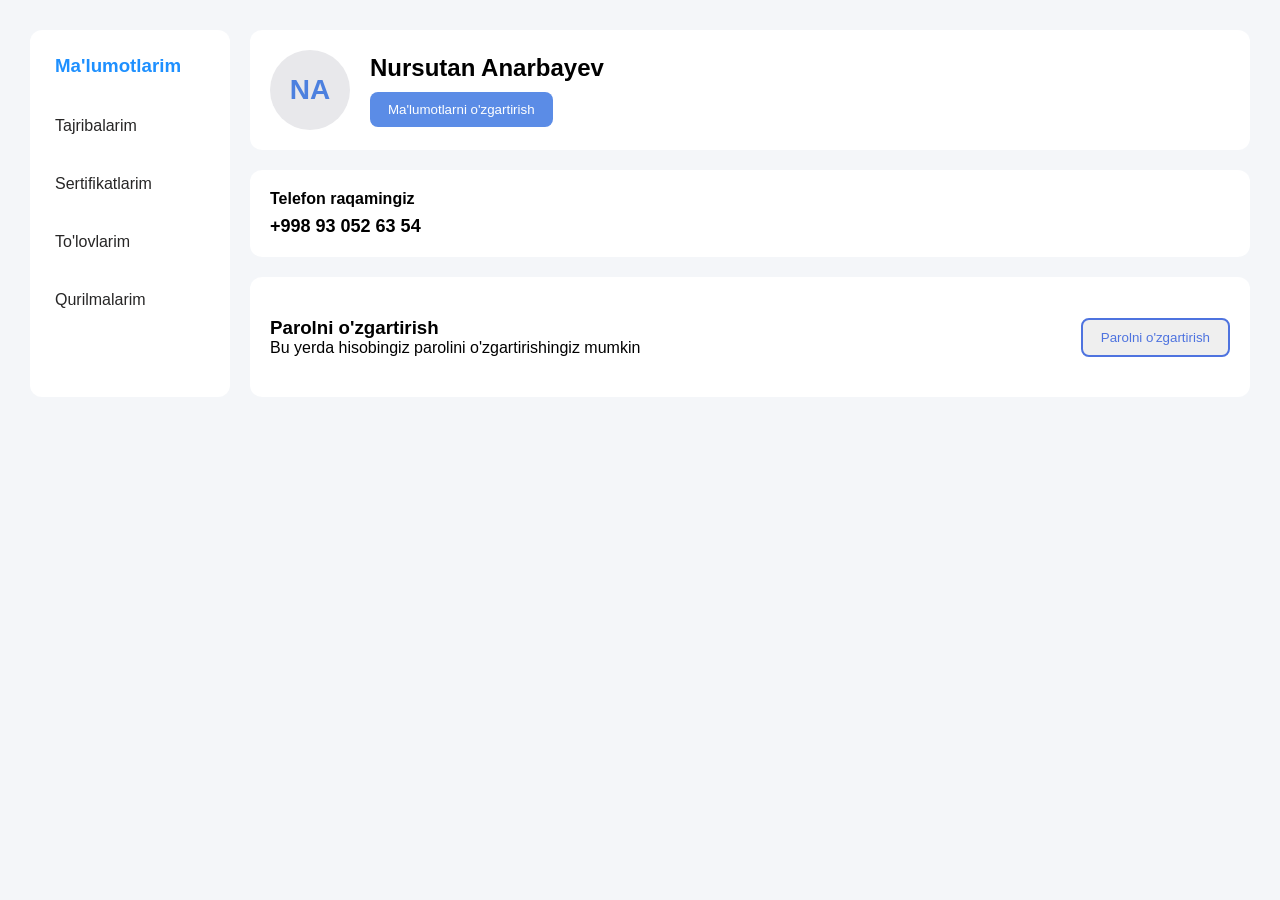
<file: index.html>
<!DOCTYPE html>
<html lang="en">

<head>
    <meta charset="UTF-8">
    <meta name="viewport" content="width=device-width, initial-scale=1.0">
    <title>Document</title>
    <link rel="stylesheet" href="style.css">
</head>

<body>
    <div class="container">
        <div class="head">
            <h3>Ma'lumotlarim</h3>
            <ul>
                <li>Tajribalarim</li>
                <li>Sertifikatlarim</li>
                <li>To'lovlarim</li>
                <li>Qurilmalarim</li>
            </ul>
        </div>

        <div class="orta">

            <div class="profileqism">
                <div class="profilehead">
                    <div class="avatar">NA</div>
                    <div>
                        <h2>Nursutan Anarbayev</h2>
                        <button class="ban">Ma'lumotlarni o'zgartirish</button>
                    </div>
                </div>
            </div>

            <div class="cardl">
                <p><strong>Telefon raqamingiz</strong></p>
                <p class="phone">+998 93 052 63 54</p>
            </div>

            <div class="cardpasswordd">
                <div>
                    <h3>Parolni o'zgartirish</h3>
                    <p>Bu yerda hisobingiz parolini o'zgartirishingiz mumkin</p>
                </div>
                <button class="line">Parolni o'zgartirish</button>
            </div>

        </div>

    </div>
</body>

</html>
</file>
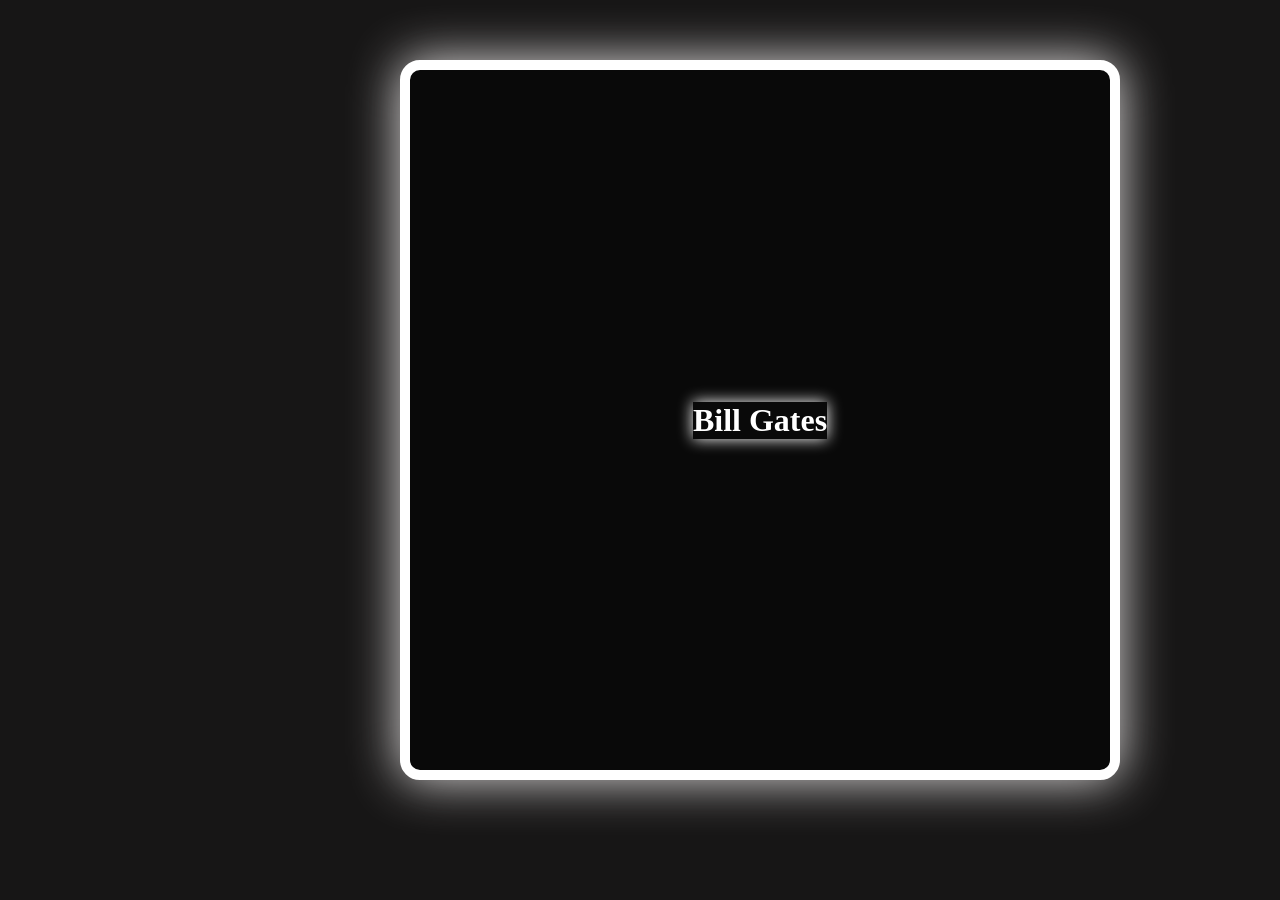
<file: bill gates/index.html>
<!DOCTYPE html>
<html lang="en">

<head>
    <meta charset="UTF-8">
    <meta name="viewport" content="width=device-width, initial-scale=1.0">
    <title>Document</title>
    <link rel="stylesheet" href="style.css">
</head>

<body>
    <div class="container">
        <h1>Bill Gates</h1>
        <div class="card">

            <div class="oq">

            </div>
            <div class="qora">
                    <img src="bill.jpg" alt="">
                    <h2>Bill Gates</h2>
                    <p>Age: 65</p>
                    <h3>Job: programmer director</h3>
                    <p class="fail">Company: Microsoft</p>
            </div>

        </div>
    </div>
</body>

</html>
</file>
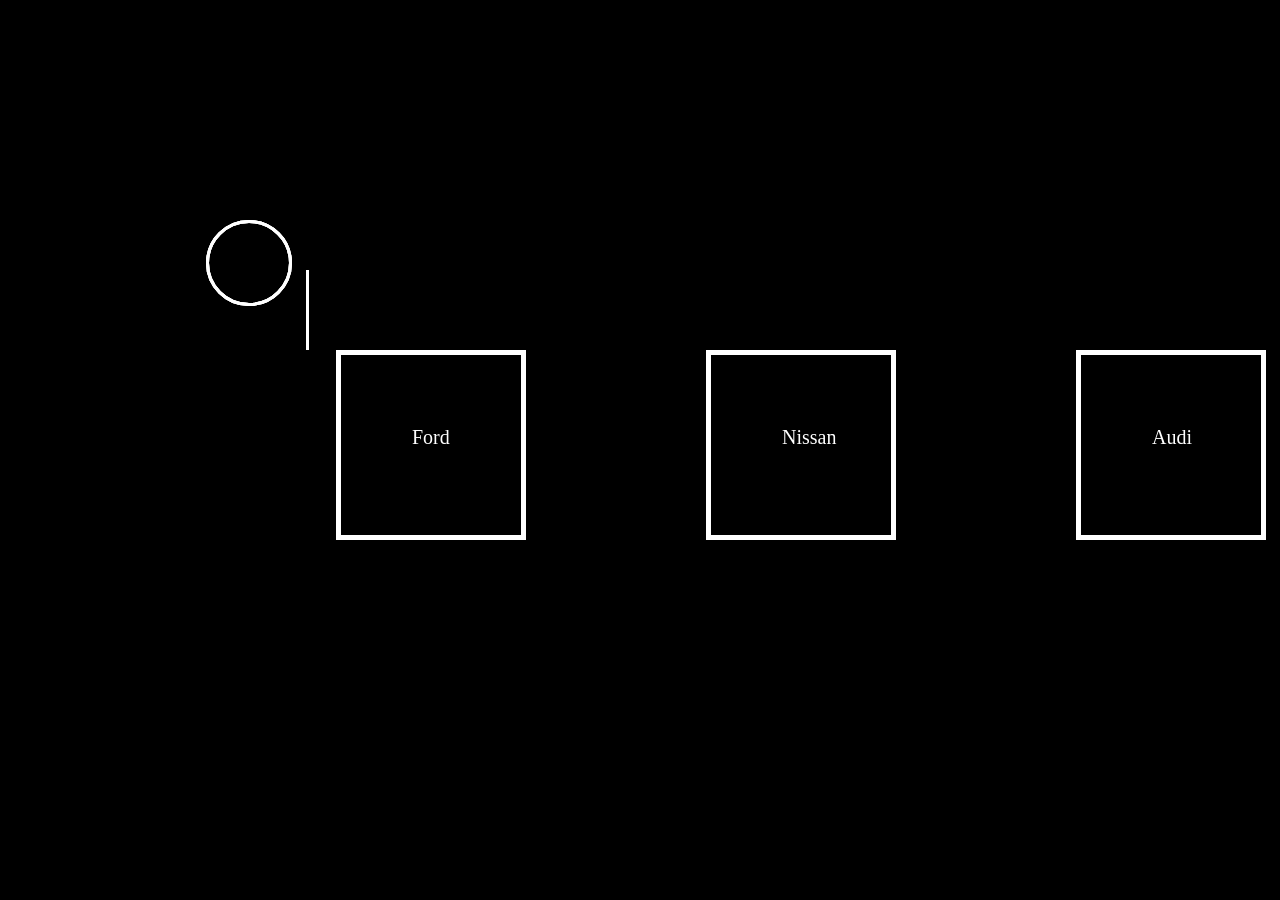
<file: uy ishi/index.html>
<!DOCTYPE html>
<html lang="en">

<head>
    <meta charset="UTF-8">
    <meta name="viewport" content="width=device-width, initial-scale=1.0">
    <title>Document</title>
    <link rel="stylesheet" href="styel.css">
</head>

<body>
    <div class="container">
        <div class="ota">
            
            <div class="bola">Ford</div>
        </div>

        <div class="ota">
           
            <div class="bola">Nissan</div>
        </div>

        <div class="ota">
            <div class="bola">Audi</div>
        </div>
    </div>
</body>

</html>
</file>
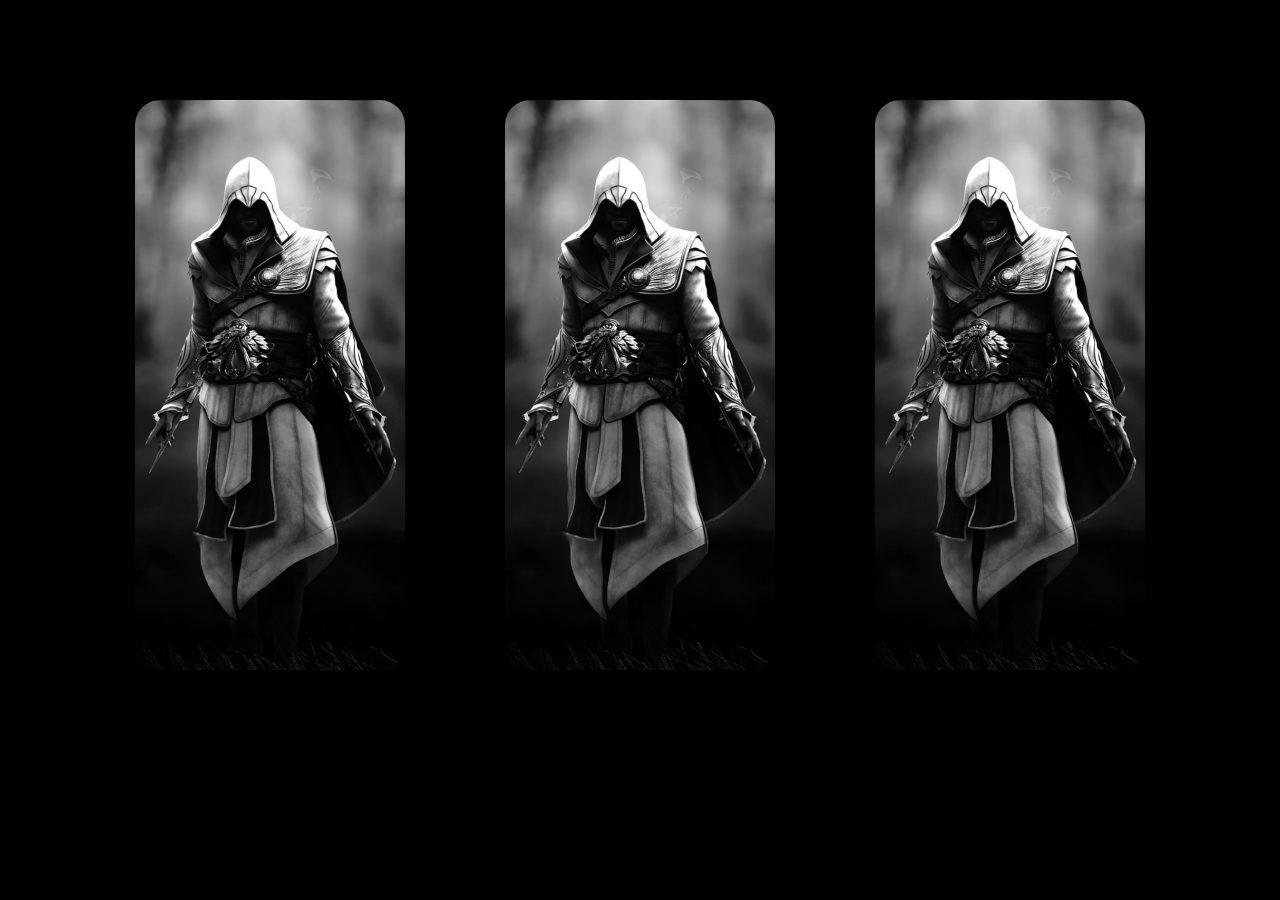
<file: animatsiya/asasin.html>
<!DOCTYPE html>
<html lang="en">

<head>
    <meta charset="UTF-8">
    <meta name="viewport" content="width=device-width, initial-scale=1.0">
    <title>Document</title>
    <link rel="stylesheet" href="asasin.css">
</head>

<body>
    <div class="container">

        <div class="card">
            <img src="images/assa.jpg">
            <div class="hoverr">
                <h3>Assassins</h3>
                <p>Lorem ipsum dolor sit amet consectetur, adipisicing elit. At sunt cum autem vero alias accusamus
                    distinctio consequatur eaque amet. Eligendi error animi adipisci molestias. Labore, aliquam modi.
                    Cupiditate, reprehenderit ipsam?</p>
            </div>
        </div>

        <div class="card">
            <img src="images/assa.jpg">
            <div class="hoverr">
                <h3>Assassins</h3>
                <p>Lorem ipsum dolor sit amet consectetur adipisicing elit. Deserunt nulla mollitia ullam totam sunt
                    perferendis quis illo accusamus! Officia laudantium perspiciatis blanditiis nesciunt veritatis rerum
                    repellendus, velit necessitatibus illum ipsum?</p>
            </div>
        </div>

        <div class="card">
            <img src="images/assa.jpg">
            <div class="hoverr">
                <h3>Assassins</h3>
                <p>Lorem ipsum dolor sit amet consectetur adipisicing elit. Deserunt nulla mollitia ullam totam sunt
                    perferendis quis illo accusamus! Officia laudantium perspiciatis blanditiis nesciunt veritatis rerum
                    repellendus, velit necessitatibus illum ipsum?</p>
            </div>
        </div>

    </div>
</body>

</html>
</file>
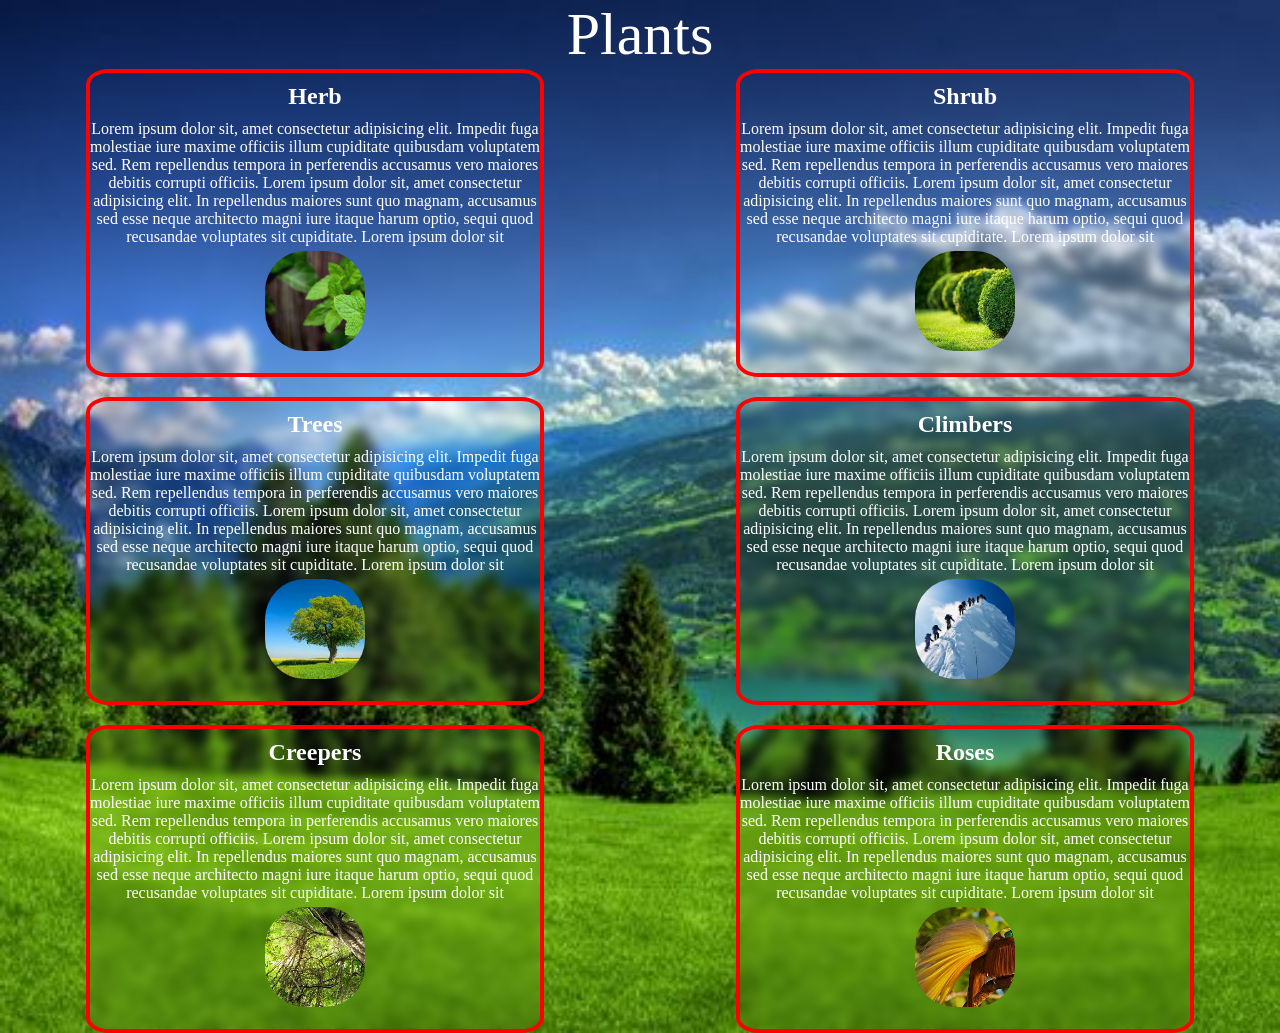
<file: uy ishi/display.html>
<!DOCTYPE html>
<html lang="en">

<head>
    <meta charset="UTF-8">
    <meta name="viewport" content="width=device-width, initial-scale=1.0">
    <title>Document</title>
    <link rel="stylesheet" href="display.css">
</head>

<body>

    <header>Plants</header>

    <div class="card">
        <div class="box">
            <h2>Herb</h2>
            <p>Lorem ipsum dolor sit, amet consectetur adipisicing elit. Impedit fuga molestiae iure maxime officiis
                illum cupiditate quibusdam voluptatem sed. Rem repellendus tempora in perferendis accusamus vero maiores
                debitis corrupti officiis.
                Lorem ipsum dolor sit, amet consectetur adipisicing elit. In repellendus maiores sunt quo magnam,
                accusamus sed esse neque architecto magni iure itaque harum optio, sequi quod recusandae voluptates sit
                cupiditate.
                Lorem ipsum dolor sit</p>
                <div class="rasm">

                </div>
        </div>
        <div class="box">
            <h2>Shrub</h2>
            <p>Lorem ipsum dolor sit, amet consectetur adipisicing elit. Impedit fuga molestiae iure maxime officiis
                illum cupiditate quibusdam voluptatem sed. Rem repellendus tempora in perferendis accusamus vero maiores
                debitis corrupti officiis.
                Lorem ipsum dolor sit, amet consectetur adipisicing elit. In repellendus maiores sunt quo magnam,
                accusamus sed esse neque architecto magni iure itaque harum optio, sequi quod recusandae voluptates sit
                cupiditate.
                Lorem ipsum dolor sit</p>
                <div class="asmr">

                </div>
        </div>
        <div class="box">
            <h2>Trees</h2>
            <p>Lorem ipsum dolor sit, amet consectetur adipisicing elit. Impedit fuga molestiae iure maxime officiis
                illum cupiditate quibusdam voluptatem sed. Rem repellendus tempora in perferendis accusamus vero maiores
                debitis corrupti officiis.
                Lorem ipsum dolor sit, amet consectetur adipisicing elit. In repellendus maiores sunt quo magnam,
                accusamus sed esse neque architecto magni iure itaque harum optio, sequi quod recusandae voluptates sit
                cupiditate.
                Lorem ipsum dolor sit</p>
                <div class="tree">

                </div>
        </div>
        <div class="box">
            <h2>Climbers</h2>
            <p>Lorem ipsum dolor sit, amet consectetur adipisicing elit. Impedit fuga molestiae iure maxime officiis
                illum cupiditate quibusdam voluptatem sed. Rem repellendus tempora in perferendis accusamus vero maiores
                debitis corrupti officiis.
                Lorem ipsum dolor sit, amet consectetur adipisicing elit. In repellendus maiores sunt quo magnam,
                accusamus sed esse neque architecto magni iure itaque harum optio, sequi quod recusandae voluptates sit
                cupiditate.
                Lorem ipsum dolor sit</p>
                <div class="clim">

                </div>
        </div>
        <div class="box">
            <h2>Creepers</h2>
            <p>Lorem ipsum dolor sit, amet consectetur adipisicing elit. Impedit fuga molestiae iure maxime officiis
                illum cupiditate quibusdam voluptatem sed. Rem repellendus tempora in perferendis accusamus vero maiores
                debitis corrupti officiis.
                Lorem ipsum dolor sit, amet consectetur adipisicing elit. In repellendus maiores sunt quo magnam,
                accusamus sed esse neque architecto magni iure itaque harum optio, sequi quod recusandae voluptates sit
                cupiditate.
                Lorem ipsum dolor sit</p>
                <div class="creep">

                </div>
        </div>
        <div class="box">
            <h2>Roses</h2>
            <p>Lorem ipsum dolor sit, amet consectetur adipisicing elit. Impedit fuga molestiae iure maxime officiis
                illum cupiditate quibusdam voluptatem sed. Rem repellendus tempora in perferendis accusamus vero maiores
                debitis corrupti officiis.
                Lorem ipsum dolor sit, amet consectetur adipisicing elit. In repellendus maiores sunt quo magnam,
                accusamus sed esse neque architecto magni iure itaque harum optio, sequi quod recusandae voluptates sit
                cupiditate.
                Lorem ipsum dolor sit</p>

                <div class="rose">

                </div>
        
        </div>
    </div>
</body>

</html>
</file>
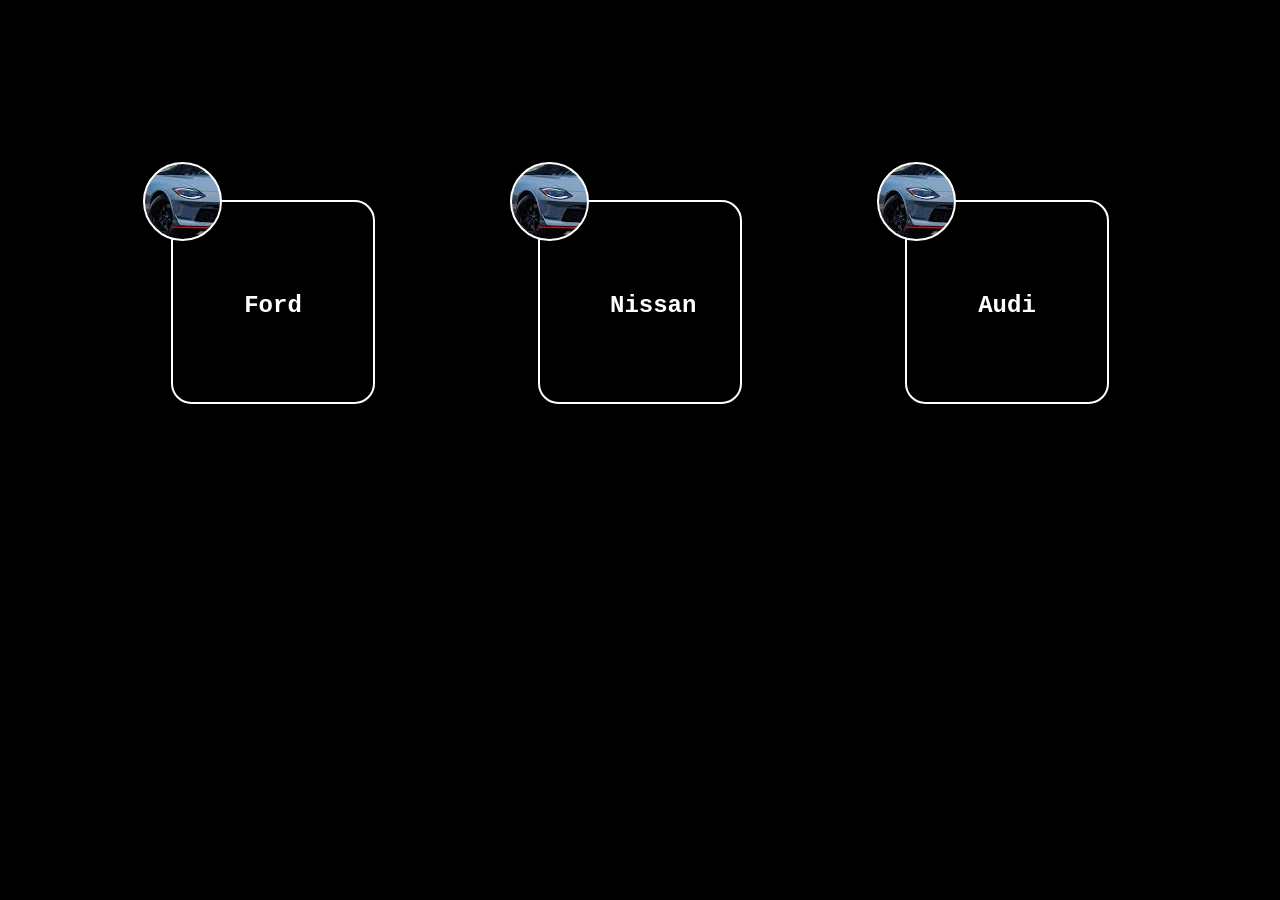
<file: uy ishi/indexx.html>
<!DOCTYPE html>
<html lang="uz">
<head>
    <meta charset="UTF-8">
    <title>Cars Animation</title>
    <link rel="stylesheet" href="style.css">
</head>
<body>


    <div class="box">
        <h2>Ford</h2>
    </div>
    <div class="box">
        <h2>Nissan</h2>
    </div>
    <div class="box">
        <h2>Audi</h2>
    </div>

</body>
</html>
</file>
<file: style.css>
* {
    margin: 0;
    padding: 0;
    box-sizing: border-box;
    font-family: Arial, sans-serif;
}

body {
    background: #f4f6f9;
}

.container {
    display: flex;
    padding: 30px;
    gap: 20px;
    flex-wrap: wrap;
}

.head {
    width: 200px;
    background: #ffffff;
    padding: 25px;
    border-radius: 12px;
    gap: 25px;

}

.head h3 {
    margin-bottom: 20px;
    color: dodgerblue;
}

.head ul {
    list-style: none;
}

.head li {
    padding: 20px 0;
    color: #272626;
    
}

.orta {
    flex: 1;
    display: flex;
    flex-direction: column;
    gap: 20px;
    
}

.cardl {
    background: #ffffff;
    padding: 20px;
    border-radius: 12px;
}

.profilehead {
    display: flex;
    align-items: center;
    gap: 20px;
}

.profileqism {
    background: #ffffff;
    padding: 20px;
    border-radius: 12px;
}

.avatar {
    width: 80px;
    height: 80px;
    border-radius: 50%;
    background: #e8e8eb;
    display: flex;
    align-items: center;
    justify-content: center;
    font-size: 28px;
    font-weight: bold;
    color: #4c80df;
}

.avatar:hover {
    background-color: #b4bac6;
}

.ban {
    margin-top: 10px;
    padding: 10px 18px;
    background-color: #5b8ce6;
    border: none;
    color: #fff;
    border-radius: 8px;
    
}

.ban:hover {
    background-color: rgb(142, 141, 139);
    
}


.line {
    padding: 10px 18px;
    border: 2px double #4e73df;
    
    color: #4e73df;
    border-radius: 8px;
    
}

.cardpasswordd {
    display: flex;
    justify-content: space-between;
    align-items: center;
    width: 200p;
    background: #ffffff;
    padding: 20px;
    border-radius: 12px;
    height: 120px;
}

.phone {
    margin-top: 8px;
    font-size: 18px;
    font-weight: bold;
}
</file>
<file: bill gates/style.css>
* {
    padding: 0;
    margin: 0;
}

body {
    background-color: rgb(23, 22, 22);
}

.container {
    width: 700px;
    height: 700px;
    background-color: rgb(9, 9, 9);
    border: 10px solid white;
    display: flex;
    justify-content: center;
    align-items: center;
    margin-top: 60px;
    margin-left: 400px;
    box-shadow: 0px 0px 50px  rgb(228, 225, 225);
    border-radius: 20px;
    position: relative;
   
}

.card {
    width: 630px;
    height: 680px;
    background-color: black;
    border: 2px solid white;
    box-shadow: 0px 0px 15px white;
    border-radius: 5px;
    position: absolute;
    top: -150%;
    transition: 1s all;
    
}

.container:hover .card {
    top: 0;
    margin: 12px;
}

.oq {
    width: 630px;
    height: 120px;
    background-color: rgb(168, 164, 164);
    
}


.qora {
    width: 630px;
    height: 400px;
    background-color: black;
    display: flex;
    flex-direction: column;
    justify-content: center;
    align-items: center;
    text-align: center;
    border-radius: 10px;
    color: white;
    
}

h1 {
    color: white;
    box-shadow: 0px 0px 15px white;
}

img {
    position: absolute;
    top: 0;
    
}
</file>
<file: uy ishi/styel.css>
* {
    padding: 0;
    margin: 0;
}

body {
    background-color: black;
}

.container {
    display: flex;
    flex-direction: row;
    gap: 20px;
    justify-content: center;
    align-items: center;
    position: absolute;
    top: 30%;
    left: 20%;
}

.ota {
    width: 100px;
    height: 100px;
    background-color: black;
    padding: 40px;
    margin: 80px;
    border: 5px solid white;
    display: flex;
    flex-direction: row;
    /* gap: 20px; */
    overflow: hidden;
    transition: 0.4s;
}

.ota::before{
    content: "";
    position: absolute;
    width: 80px;
    height: 80px;
    border: 3px solid white;
    border-radius: 50%;
    top: -50px;
    left: -50px;
}

.ota::after{
    content: "";
    position: absolute;
    width: 3px;
    height: 80px;
    background: white;
    top: 0;
    left: 50px;
}

.bola {
    text-align: center;
    color: white;
    font-size: 20px;
    padding: 31px;
}
</file>
<file: animatsiya/asasin.css>
* {
    padding: 0;
    margin: 0;
}

body {
    background-color: black;
}

.container {
    display: flex;
    justify-content: center;
    gap: 100px;
    margin-top: 100px
}


.card {
    width: 270px;
    border-radius: 5px;
    overflow: hidden;
    color: white;
    filter: grayscale(100%);
    position: relative;



}

.card img {
    width: 100%;
    border-radius: 25px;
    display: block;
}

.card .hoverr {
    position: absolute;
    bottom: -100%;
    left: 0;
    
    height: 60%;
    padding: 15px;
    transition: 0.8s;

}
.card:hover{
    filter: grayscale(0);
    transition: 0.8;
}
.card:hover .hoverr {
    bottom: 0;
    backdrop-filter: blur(5px);
}

.hoverr {
    text-align: center;
    margin: -15px;
}
</file>
<file: uy ishi/display.css>
* {
    padding: 0;
    margin: 0;
}

header {
    text-align: center;
    font-size: 30px;
    font-size: 60px;
    color: white;
}

body {
    background-image: url(tabbiat/de91778a8901cff99fff7024b892a5bc.jpg);
    background-repeat: no-repeat;
    background-size: cover;

}

.box {
    width: 450px;
    height: 300px;
    border: 4px solid red;
    border-radius: 5%;
    position: relative;
    backdrop-filter: blur(5px);
}

.card {
    display: flex;
    flex-wrap: wrap;
    justify-content: space-around;
    gap: 20px;
}

p {
    text-align: center;
    color: white;
}

h2 {
    color: white;
    text-align: center;
    margin: 10px;
}

.rasm {
    background-image: url(tabbiat/Feat-Image.jpg);
    width: 100px;
    height: 100px;
    border: none;
    border-radius: 40%;
    background-size: cover;
    position: absolute;
    left: 170px;
    margin: 5px;

}

.asmr {
    background-image: url(tabbiat/images\ \(1\).jpg);
    width: 100px;
    height: 100px;
    border: none;
    border-radius: 40%;
    background-size: cover;
    position: absolute;
    left: 170px;
    margin: 5px;
}

.tree {
    background-image: url(tabbiat/tree.jpg);
    width: 100px;
    height: 100px;
    border: none;
    border-radius: 40%;
    background-size: cover;
    position: absolute;
    left: 170px;
    margin: 5px;
}

.clim {
    background-image: url(tabbiat/clim.jpg);
    width: 100px;
    height: 100px;
    border: none;
    border-radius: 40%;
    background-size: cover;
    position: absolute;
    left: 170px;
    margin: 5px;
}

.creep {
    background-image: url(tabbiat/creep.jpg);
    width: 100px;
    height: 100px;
    border: none;
    border-radius: 40%;
    background-size: cover;
    position: absolute;
    left: 170px;
    margin: 5px;
}

.rose {
    background-image: url(tabbiat/rose.jpg);
    width: 100px;
    height: 100px;
    border: none;
    border-radius: 40%;
    background-size: cover;
    position: absolute;
    left: 170px;
    margin: 5px;
}
</file>
<file: uy ishi/style.css>
body {
    background-color: black;
    display: flex;
    justify-content: space-evenly;
    margin-top: 200px;
    box-sizing: border-box;
    font-family: 'Courier New', Courier, monospace;
}

.box {
    width: 200px;
    height: 200px;
    border: 2px solid white;
    position: relative;
    border-radius: 10%;
}

.box::after {
    content: "";
    width: 75px;
    height: 75px;
    border: 2px solid white;
    display: block;
    border-radius: 50%;
    background-image: url(images.jpg);
    background-position: center;
    transition: 1s all;
    position: absolute;
    top: -40px;
    left: -30px;
}

.box:hover::after {
    width: 200px;
    height: 200px;
    border-radius: 11%;
    top: 0;
    left: 0;
}

h2 {
    color: white;
    text-align: center;
    padding: 70px;
   
}
</file>
